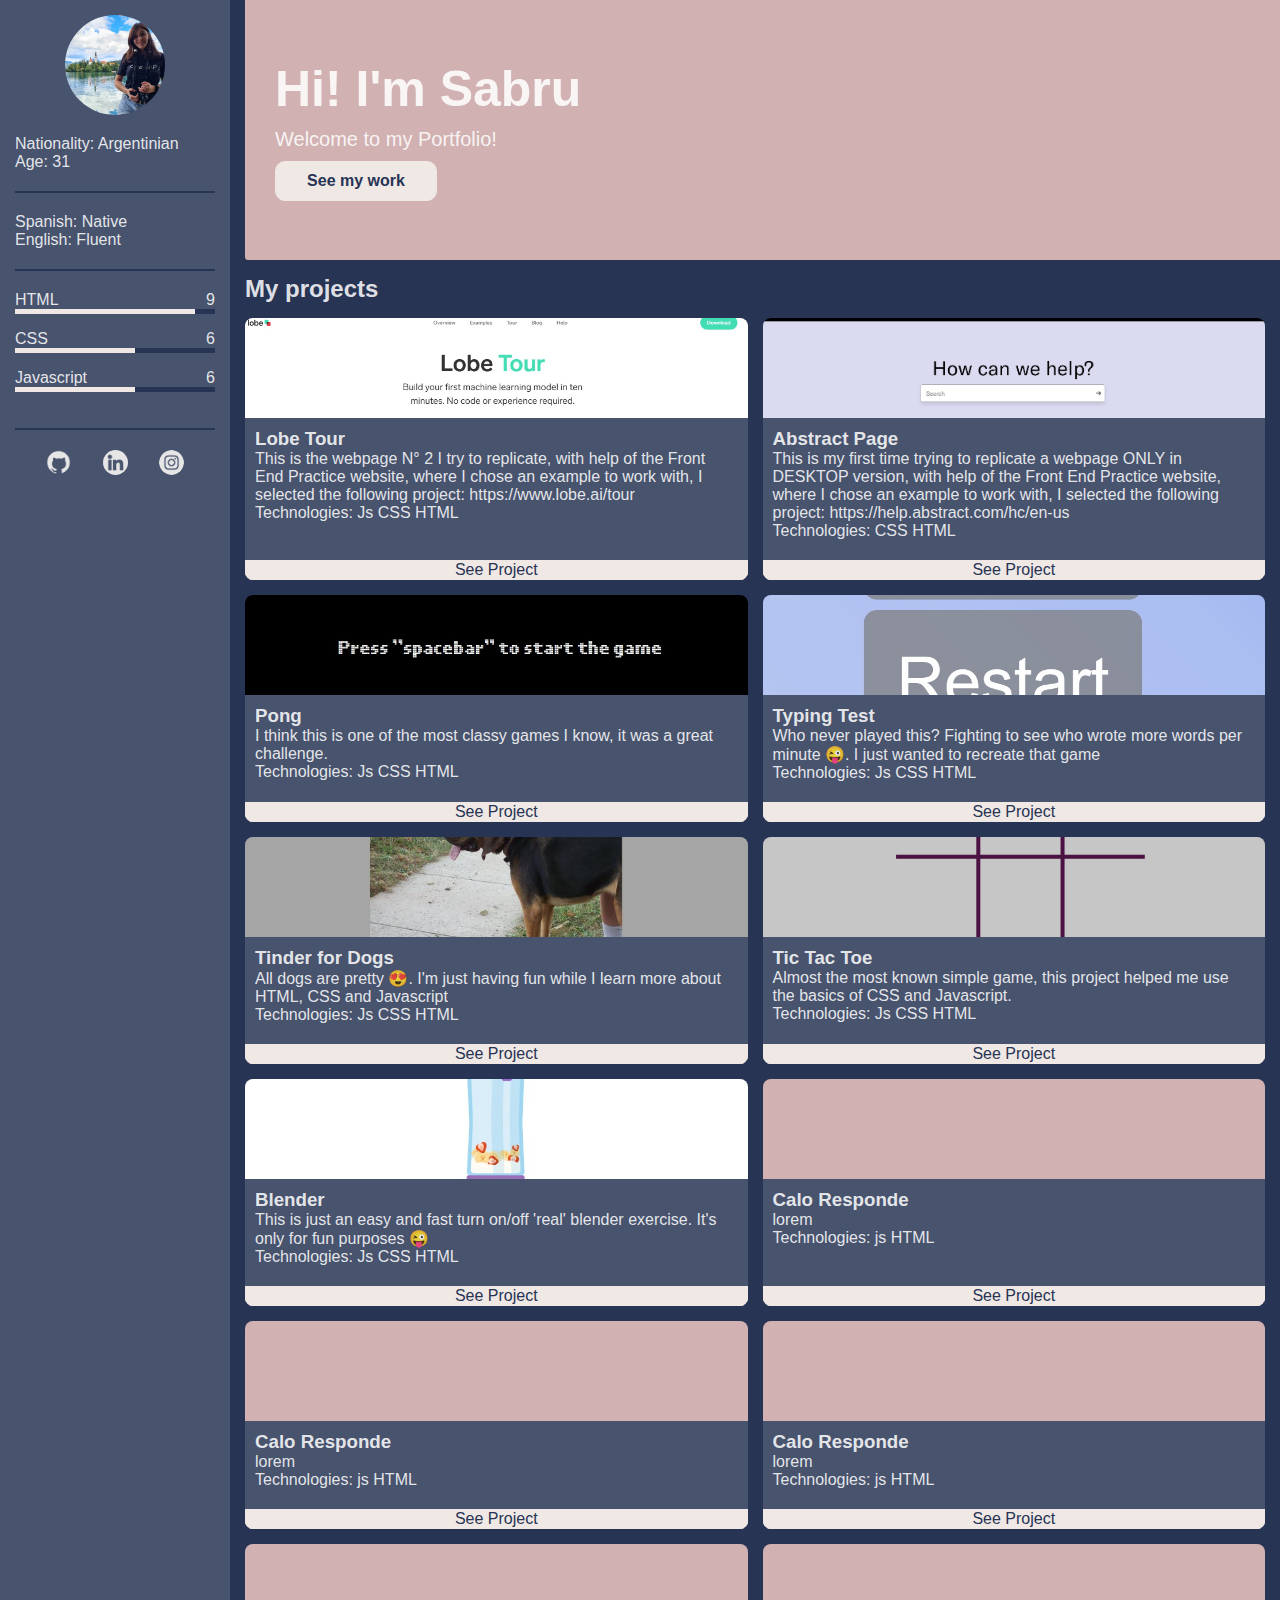
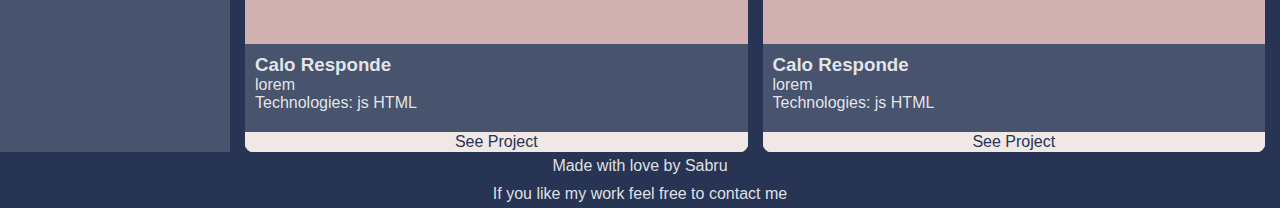
<file: index.html>
<!DOCTYPE html>
<html lang="en">
<head>
  <meta charset="UTF-8">
  <meta http-equiv="X-UA-Compatible" content="IE=edge">
  <meta name="viewport" content="width=device-width, initial-scale=1.0">
  <link rel="stylesheet" href="style.css">
  <script src="./content.js"></script>
  <script src="./index.js" defer></script>
  <title>Sabrucita</title>
</head>
<body>
  <header>
    <h1>Hi! I'm Sabru</h1>
    <p>Welcome to my Portfolio!</p>
    <a href="https://github.com/Sabrucita/portfolio" target="_blank">See my work</a>
  </header>
  <aside>
    <img src="./imgs/profile-img.jpeg" alt="Profile Picture">
    <div>
      <p>Nationality: Argentinian</p>
      <p>Age: <span id="myAge"></span></p>
    </div>
    <div id="languages"></div>
    <div id="aside-tech"></div>
    <div>
      <ul id="social"></ul>
    </div>
  </aside>
  <main>
    <section>
      <h2>
        My projects
      </h2>
      <div class="card-container">
      </div>
    </section>
  </main>
  <footer>
    <p>Made with love by Sabru</p>
    <p>If you like my work feel free to contact me</p>
  </footer>
</body>
</html>
</file>
<file: style.css>
:root{
  --color-text:rgba(255, 255, 255, 0.867);
  --color-headings: #d1b1b2;
  --color-bg: #273454;
  --color-card-bg: #ffffff27;
  --color-accent: #f0e8e5;
}

*{
  margin: 0;
}

body{
  margin: 0;
  font-family: 'Trebuchet MS', 'Lucida Sans Unicode', 'Lucida Grande', 'Lucida Sans', Arial, sans-serif;
  display: grid;
  grid-template-areas:
  'aside header'
  'aside main'
  'footer footer';
  grid-template-columns: 230px 1fr;
  color: var(--color-text);
  background-color: var(--color-bg);
}

aside{
  grid-area: aside;
  display: flex;
  flex-direction: column;
  padding: 15px;
  background-color: var(--color-card-bg);
}

aside img{
  width: 100px;
  aspect-ratio: 1;
  object-fit:cover;
  margin: 0 auto;
  border-radius: 100%;
}

aside > div{
  padding: 20px 0;
}

aside > div:not(:last-child){
  border-bottom: 2px solid var(--color-bg);
}

aside > div:last-child ul{
  display: flex;
  justify-content: space-evenly;
}

#aside-tech div{
  display: flex;
  flex-wrap: wrap;
  justify-content: space-between;
  margin-bottom: 5px;
}

progress {
  -webkit-appearance: none;
  width: 100%;
}
::-webkit-progress-inner-element {
  height: 5px;
}
/* Selected part of progress */
::-webkit-progress-value {
  background-color: var(--color-accent);
}
/* Background progress */
::-webkit-progress-bar{
  background-color: var(--color-bg);
}

header{
  grid-area: header;
  margin: 0 0 0 15px;
  display: flex;
  flex-direction: column;
  justify-content: center;
  height: 200px;
  padding: 30px;
  gap: 10px;
  background-size: cover;
  background-image: url('./imgs/projects/project-bg-img.jpg');
  border-bottom-left-radius: 3px;
}

header a{
  width: 100px;
  padding: 10px 30px;
  text-align: center;
  color: var(--color-bg);
  font-weight: 600;
  background-color: var(--color-accent);
  border: 1px solid var(--color-accent);
  border-radius: 10px;
}

header p{
  font-size: 20px;
}

main{
  grid-area: main;
}

section{
  margin: 0px 15px;
}

footer{
  grid-area: footer;
  text-align: center;
}

footer p{
  padding: 5px 0;
}

h1{
  font-size: 50px;
}

h2{
  padding: 15px 0;
}

a{
  text-decoration: none;
  color: var(--color-bg);
}

ul{
  display: inline;
  padding: 0;
}

ul li{
  display: inline;
  list-style: none;
}

.card-container{
  display: flex;
  flex-wrap: wrap;
  justify-content: space-between;
  gap: 15px;
}

.card{
  display: flex;
  flex-direction: column;
  flex-basis: 500px;
  flex-grow: 1;
  background-color: var(--color-card-bg);
  border-radius: 8px;
  overflow: hidden;
}

.card img{
  width: 100%;
  height: 100px;
  object-fit: cover;
}

.card-content{
  padding: 10px 10px 20px 10px;
}

.card a{
  display: block;
  text-align: center;
  background-color: var(--color-accent);
  border: 1px solid var(--color-accent);
  margin-top: auto;
}

.social-media-icon{
  width: 25px;
  background: none;
  filter: invert(0.9);
}


@media (max-width: 638px){
  body{
    grid-template-areas:
    'header'
    'aside'
    'main'
    'footer';
    grid-template-columns: 1fr;
  }
  header{
    margin: 0px;
    border-bottom-left-radius: 0px;
  }
}
</file>
